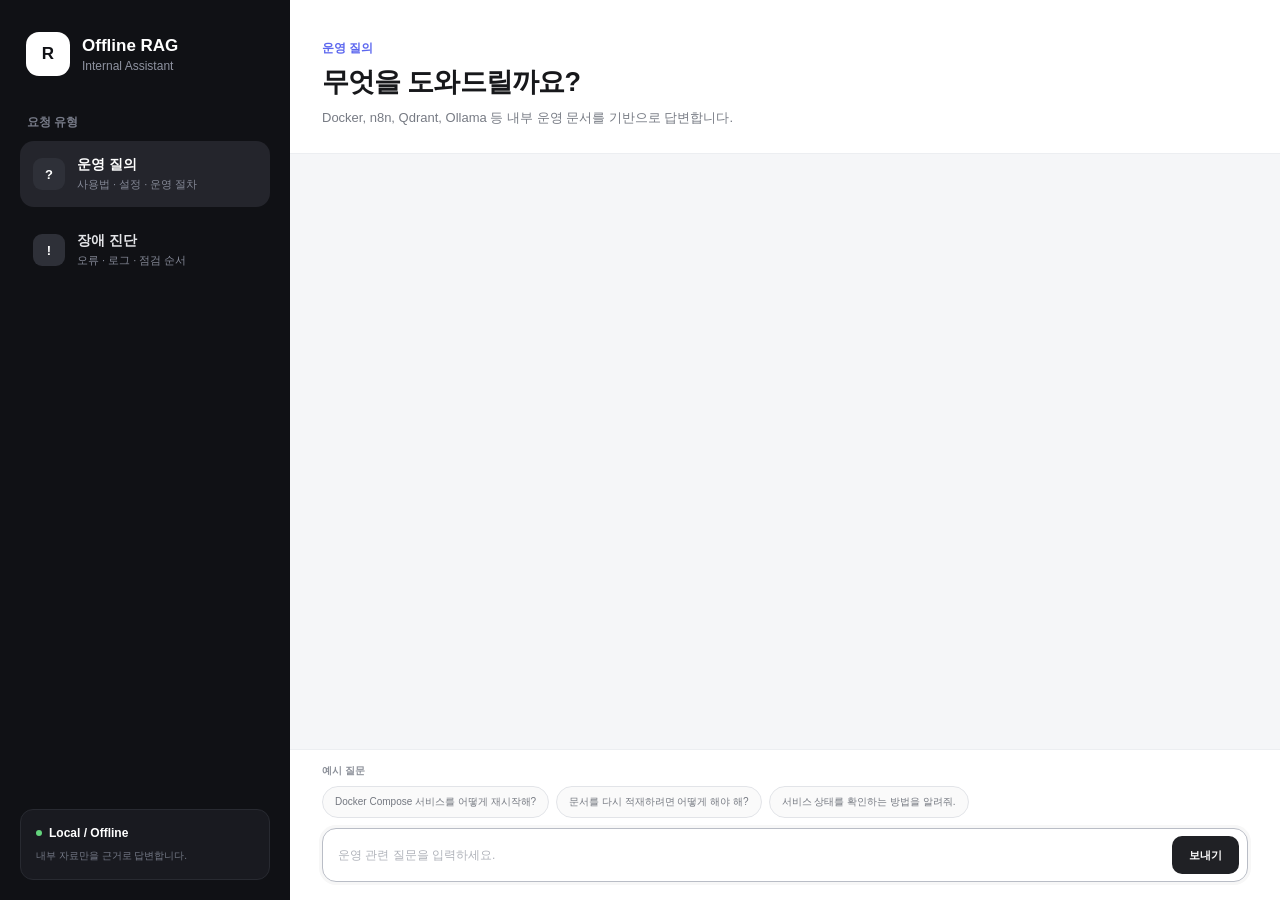
<file: frontend/public/index.html>
<!DOCTYPE html>
<html lang="ko">
<head>
  <meta charset="UTF-8" />

  <meta
    name="viewport"
    content="width=device-width, initial-scale=1.0"
  />

  <title>Offline RAG Assistant</title>

  <link
    rel="stylesheet"
    href="./style.css"
  />
</head>

<body>

  <div class="app-layout">

    <!-- =========================
         Sidebar
    ========================== -->

    <aside class="sidebar">

      <div class="brand">

        <div class="brand-logo">
          R
        </div>

        <div class="brand-text">

          <strong>
            Offline RAG
          </strong>

          <span>
            Internal Assistant
          </span>

        </div>

      </div>


      <div class="sidebar-section-title">
        요청 유형
      </div>


      <nav class="mode-navigation">

        <button
          id="operationModeButton"
          class="mode-button active"
          type="button"
        >

          <span class="mode-icon">
            ?
          </span>

          <span class="mode-info">

            <strong>
              운영 질의
            </strong>

            <small>
              사용법 · 설정 · 운영 절차
            </small>

          </span>

        </button>


        <button
          id="diagnosisModeButton"
          class="mode-button"
          type="button"
        >

          <span class="mode-icon">
            !
          </span>

          <span class="mode-info">

            <strong>
              장애 진단
            </strong>

            <small>
              오류 · 로그 · 점검 순서
            </small>

          </span>

        </button>

      </nav>


      <div class="sidebar-status">

        <div class="sidebar-status-title">

          <span class="status-dot"></span>

          <strong>
            Local / Offline
          </strong>

        </div>

        <p>
          내부 자료만을 근거로 답변합니다.
        </p>

      </div>

    </aside>


    <!-- =========================
         Main
    ========================== -->

    <main class="main-area">

      <!-- Header -->

      <header class="page-header">

        <div class="page-header-inner">

          <div
            id="modeLabel"
            class="mode-label"
          >
            운영 질의
          </div>

          <h1 id="pageTitle">
            무엇을 도와드릴까요?
          </h1>

          <p id="pageDescription">
            Docker, n8n, Qdrant, Ollama 등 내부 운영 문서를 기반으로 답변합니다.
          </p>

        </div>

      </header>


      <!-- Conversation -->

      <section
        id="conversation"
        class="conversation"
      >
      </section>


      <!-- Composer -->

      <section class="composer-section">

        <div class="composer-inner">

          <div class="example-header">
            예시 질문
          </div>


          <div class="example-row">

            <div
              id="exampleQuestions"
              class="example-list"
            >
            </div>


            <button
              id="logToggleButton"
              class="log-toggle-button hidden"
              type="button"
            >

              <span class="log-plus">
                +
              </span>

              오류 로그 추가

            </button>

          </div>


          <div
            id="logInputArea"
            class="log-input-area hidden"
          >

            <div class="log-input-header">

              <label for="logInput">
                오류 로그
              </label>

              <button
                id="logCloseButton"
                class="log-close-button"
                type="button"
              >
                닫기
              </button>

            </div>


            <textarea
              id="logInput"
              placeholder="오류 로그를 입력하세요."
            ></textarea>

          </div>


          <form
            id="chatForm"
            class="chat-form"
          >

            <textarea
              id="questionInput"
              rows="1"
              placeholder="운영 관련 질문을 입력하세요."
            ></textarea>

            <button
              id="sendButton"
              class="send-button"
              type="submit"
            >
              보내기
            </button>

          </form>

        </div>

      </section>

    </main>

  </div>


  <script src="./app.js"></script>

</body>
</html>
</file>
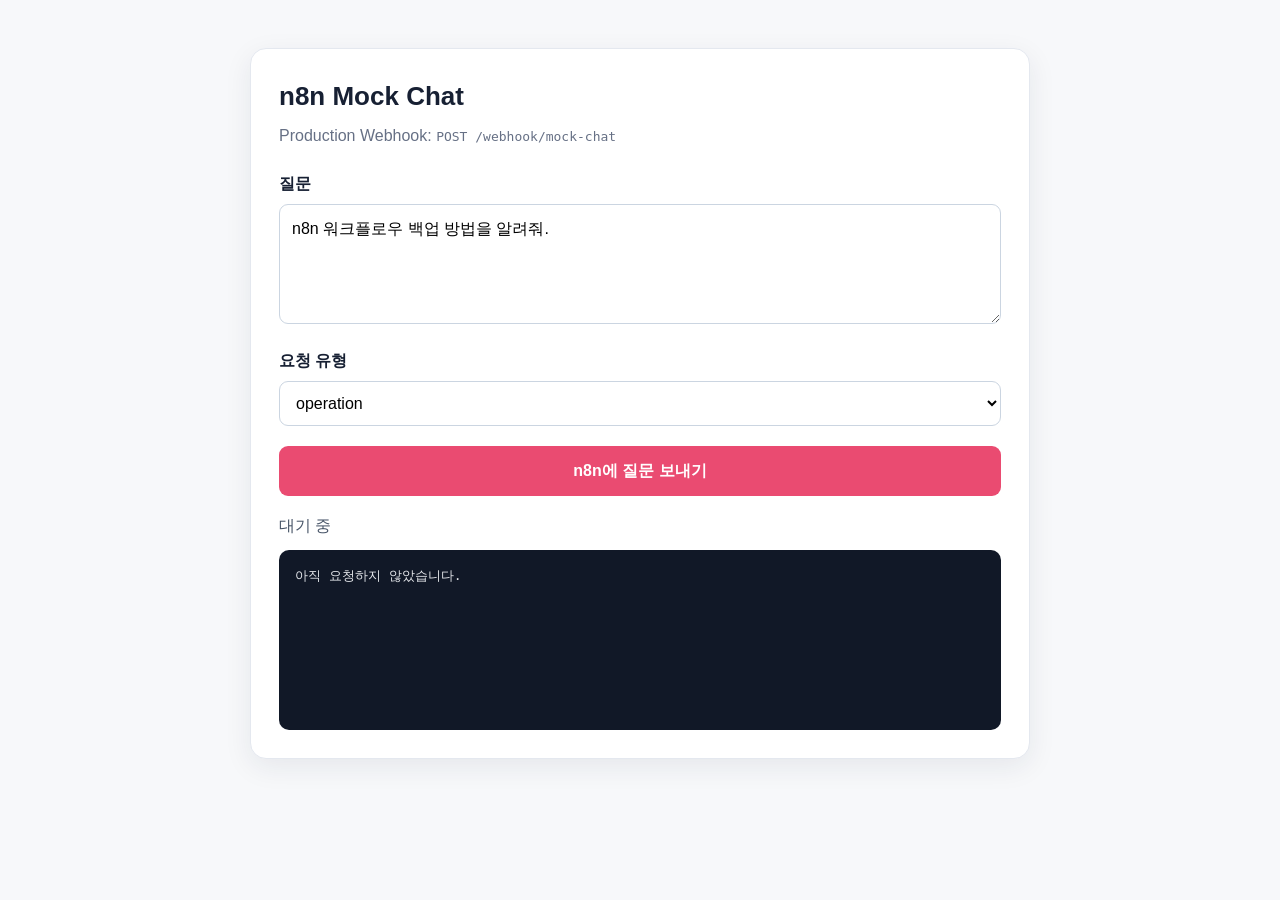
<file: n8n-webhook-browser-test/frontend/public/index.html>
<!doctype html>
<html lang="ko">
<head>
  <meta charset="UTF-8" />
  <meta name="viewport" content="width=device-width, initial-scale=1.0" />
  <title>n8n Mock Chat</title>

  <style>
    * {
      box-sizing: border-box;
    }

    body {
      max-width: 820px;
      margin: 48px auto;
      padding: 0 20px;
      background: #f7f8fa;
      color: #172033;
      font-family: Arial, sans-serif;
      line-height: 1.5;
    }

    .card {
      padding: 28px;
      border: 1px solid #e4e8ef;
      border-radius: 16px;
      background: #ffffff;
      box-shadow: 0 8px 28px rgba(20, 35, 60, 0.08);
    }

    h1 {
      margin: 0 0 8px;
      font-size: 26px;
    }

    .hint {
      margin: 0 0 24px;
      color: #667085;
    }

    label {
      display: block;
      margin: 18px 0 8px;
      font-weight: 700;
    }

    textarea,
    select,
    button {
      width: 100%;
      border-radius: 9px;
      font: inherit;
    }

    textarea,
    select {
      padding: 12px;
      border: 1px solid #cbd5e1;
      background: #ffffff;
    }

    textarea {
      min-height: 120px;
      resize: vertical;
    }

    button {
      margin-top: 20px;
      padding: 13px;
      border: 0;
      background: #ea4b71;
      color: #ffffff;
      font-weight: 700;
      cursor: pointer;
    }

    button:hover {
      background: #d93b60;
    }

    button:disabled {
      opacity: 0.65;
      cursor: wait;
    }

    #status {
      margin: 18px 0 0;
      color: #475467;
    }

    pre {
      min-height: 180px;
      margin: 12px 0 0;
      padding: 16px;
      overflow-x: auto;
      border-radius: 10px;
      background: #111827;
      color: #e5e7eb;
      white-space: pre-wrap;
    }

    .error {
      color: #b42318 !important;
    }

    .success {
      color: #027a48 !important;
    }
  </style>
</head>

<body>
  <main class="card">
    <h1>n8n Mock Chat</h1>
    <p class="hint">
      Production Webhook: <code>POST /webhook/mock-chat</code>
    </p>

    <label for="question">질문</label>
    <textarea id="question">n8n 워크플로우 백업 방법을 알려줘.</textarea>

    <label for="requestType">요청 유형</label>
    <select id="requestType">
      <option value="operation">operation</option>
      <option value="diagnosis">diagnosis</option>
    </select>

    <button id="sendButton" type="button">n8n에 질문 보내기</button>

    <p id="status">대기 중</p>
    <pre id="result">아직 요청하지 않았습니다.</pre>
  </main>

  <script>
    const API_URL = 'http://localhost:5678/webhook/mock-chat';

    const questionElement = document.getElementById('question');
    const requestTypeElement = document.getElementById('requestType');
    const sendButton = document.getElementById('sendButton');
    const statusElement = document.getElementById('status');
    const resultElement = document.getElementById('result');

    function setStatus(message, type = '') {
      statusElement.textContent = message;
      statusElement.className = type;
    }

    sendButton.addEventListener('click', async () => {
      const question = questionElement.value.trim();

      if (!question) {
        setStatus('질문을 입력하세요.', 'error');
        resultElement.textContent = '';
        return;
      }

      sendButton.disabled = true;
      sendButton.textContent = '요청 중...';
      setStatus('n8n Production Webhook에 POST 요청을 보내는 중입니다...');
      resultElement.textContent = '';

      try {
        const response = await fetch(API_URL, {
          method: 'POST',
          headers: {
            'Content-Type': 'application/json'
          },
          body: JSON.stringify({
            question: question,
            requestType: requestTypeElement.value,
            logText: '',
            sessionId: 'browser-demo-session'
          })
        });

        const contentType = response.headers.get('content-type') || '';
        const data = contentType.includes('application/json')
          ? await response.json()
          : await response.text();

        if (!response.ok) {
          throw new Error(
            typeof data === 'string'
              ? `HTTP ${response.status}: ${data}`
              : `HTTP ${response.status}: ${JSON.stringify(data, null, 2)}`
          );
        }

        setStatus(`성공: HTTP ${response.status}`, 'success');
        resultElement.textContent = JSON.stringify(data, null, 2);
      } catch (error) {
        setStatus('요청 실패', 'error');
        resultElement.textContent =
          `${error.message}\n\n` +
          'F12 → Console에서 CORS 관련 오류가 있는지 확인하세요.';
      } finally {
        sendButton.disabled = false;
        sendButton.textContent = 'n8n에 질문 보내기';
      }
    });
  </script>
</body>
</html>
</file>
<file: frontend/public/style.css>
/* =========================
   Reset
========================= */

* {
  box-sizing: border-box;
}

html,
body {
  width: 100%;
  min-height: 100%;
}

html {
  scroll-behavior: smooth;
}

body {
  margin: 0;

  font-family:
    Pretendard,
    -apple-system,
    BlinkMacSystemFont,
    "Segoe UI",
    sans-serif;

  color: #17181b;

  background: #f5f6f8;
}

button,
textarea {
  font: inherit;
}

button {
  cursor: pointer;
}

textarea {
  resize: none;
}


/* =========================
   Layout
========================= */

.app-layout {
  display: flex;

  width: 100%;
  min-height: 100vh;
}


/* =========================
   Sidebar
========================= */

.sidebar {
  position: fixed;

  top: 0;
  bottom: 0;
  left: 0;

  z-index: 20;

  display: flex;
  flex-direction: column;

  width: 290px;

  padding: 32px 20px 20px;

  background: #101115;

  color: #ffffff;
}

.brand {
  display: flex;
  align-items: center;

  gap: 12px;

  padding: 0 6px;
}

.brand-logo {
  display: flex;
  align-items: center;
  justify-content: center;

  width: 44px;
  height: 44px;

  flex: 0 0 auto;

  border-radius: 13px;

  background: #ffffff;

  color: #111216;

  font-size: 17px;
  font-weight: 800;
}

.brand-text {
  display: flex;
  flex-direction: column;

  gap: 3px;
}

.brand-text strong {
  font-size: 17px;
  font-weight: 700;
}

.brand-text span {
  color: #8f93a1;

  font-size: 12px;
}

.sidebar-section-title {
  margin-top: 38px;

  padding:
    0 7px 10px;

  color: #777b88;

  font-size: 12px;
  font-weight: 700;
}

.mode-navigation {
  display: flex;
  flex-direction: column;

  gap: 10px;
}

.mode-button {
  display: flex;
  align-items: center;

  width: 100%;

  gap: 12px;

  padding: 15px 13px;

  border: 0;
  border-radius: 14px;

  background: transparent;

  color: #e4e5e8;

  text-align: left;

  transition:
    background 0.15s ease,
    color 0.15s ease;
}

.mode-button:hover {
  background: #181a20;
}

.mode-button.active {
  background: #24252c;

  color: #ffffff;
}

.mode-icon {
  display: flex;
  align-items: center;
  justify-content: center;

  width: 32px;
  height: 32px;

  flex: 0 0 auto;

  border-radius: 9px;

  background: #2e3038;

  color: #ffffff;

  font-size: 13px;
  font-weight: 800;
}

.mode-info {
  display: flex;
  flex-direction: column;

  min-width: 0;

  gap: 3px;
}

.mode-info strong {
  font-size: 14px;
  font-weight: 700;
}

.mode-info small {
  overflow: hidden;

  color: #858997;

  font-size: 11px;

  text-overflow: ellipsis;
  white-space: nowrap;
}

.sidebar-status {
  margin-top: auto;

  padding: 16px 15px;

  border: 1px solid #282a31;
  border-radius: 13px;

  background: #191a20;
}

.sidebar-status-title {
  display: flex;
  align-items: center;

  gap: 7px;

  font-size: 12px;
}

.status-dot {
  width: 6px;
  height: 6px;

  border-radius: 50%;

  background: #63d47c;
}

.sidebar-status p {
  margin: 8px 0 0;

  color: #747986;

  font-size: 10px;
  line-height: 1.5;
}


/* =========================
   Main
========================= */

.main-area {
  display: flex;
  flex-direction: column;

  width: calc(100% - 290px);

  min-height: 100vh;

  margin-left: 290px;
}


/* =========================
   Header
========================= */

.page-header {
  flex: 0 0 auto;

  border-bottom: 1px solid #eceef1;

  background: #ffffff;
}

.page-header-inner {
  width:
    min(1090px,
      calc(100% - 64px));

  margin: 0 auto;

  padding:
    40px 0 26px;
}

.mode-label {
  margin-bottom: 9px;

  color: #5c67ef;

  font-size: 12px;
  font-weight: 700;
}

.page-header h1 {
  margin: 0;

  font-size: 27px;
  line-height: 1.25;

  letter-spacing: -0.03em;
}

.page-header p {
  margin: 9px 0 0;

  color: #777b84;

  font-size: 13px;
}


/* =========================
   Conversation
========================= */

.conversation {
  flex: 1;

  width:
    min(1090px,
      calc(100% - 64px));

  margin: 0 auto;

  padding:
    28px 0 36px;
}

.message {
  display: flex;
  width: 100%;
  margin-bottom: 18px;
}

.message.user {
  justify-content: flex-end;
}

.message.assistant {
  justify-content: flex-start;
}


/* =========================
   User message group
========================= */

/* =========================
   User message group
========================= */

.user-message-group {
  display: flex;
  flex-direction: column;
  align-items: flex-end;

  width: fit-content;
  max-width: 520px;

  gap: 7px;
}


/* =========================
   User question bubble
========================= */

.user-bubble {
  display: block;
  width: fit-content;
  max-width: 520px;

  padding: 10px 14px;
  margin: 0;

  border-radius: 14px 14px 4px 14px;
  background: #202125;
  color: #ffffff;

  font-size: 12px;
  font-weight: 500;
  line-height: 1.5;

  white-space: pre-wrap;
  word-break: keep-all;
  overflow-wrap: break-word;

  box-shadow: 0 5px 14px rgba(20, 24, 32, 0.08);
}


/* =========================
   User log card
========================= */

.user-log-card {
  width: 250px;
  max-width: 250px;

  overflow: hidden;

  border: 1px solid #e0e3e7;
  border-radius: 9px;

  background: #ffffff;

  box-shadow:
    0 4px 13px rgba(20,
      24,
      32,
      0.025);
}

.user-log-header {
  display: flex;
  align-items: center;

  min-height: 27px;

  padding:
    6px 10px;

  border-bottom:
    1px solid #eceef1;

  background: #f8f9fa;
}

.user-log-label {
  color: #737780;

  font-size: 9px;
  font-weight: 700;
}

.user-log-text {
  margin: 0;

  padding:
    8px 10px;

  overflow-x: auto;

  background: #ffffff;

  color: #3e4147;

  font-family:
    Consolas,
    "Courier New",
    monospace;

  font-size: 9px;
  line-height: 1.5;

  white-space: pre-wrap;

  word-break: break-all;
}


/* =========================
   Loading
========================= */

.loading-card {
  display: flex;
  align-items: center;

  width: fit-content;
  min-width: 220px;

  gap: 12px;

  padding:
    14px 16px;

  border:
    1px solid #e6e8eb;

  border-radius: 13px;

  background: #ffffff;

  box-shadow:
    0 8px 24px rgba(20,
      24,
      32,
      0.035);
}

.loading-spinner {
  width: 17px;
  height: 17px;

  flex: 0 0 auto;

  border:
    2px solid #e1e3e7;

  border-top-color:
    #25262b;

  border-radius: 50%;

  animation:
    spin 0.8s linear infinite;
}

.loading-text strong {
  display: block;

  margin-bottom: 3px;

  font-size: 12px;
}

.loading-text span {
  color: #9a9da5;

  font-size: 10px;
}

@keyframes spin {
  to {
    transform: rotate(360deg);
  }
}


/* =========================
   Answer card
========================= */

.answer-card {
  width: fit-content;
  max-width: 100%;
  min-width: 0;
  overflow: hidden;

  border:
    1px solid #e5e7ea;

  border-radius: 15px;

  background: #ffffff;

  box-shadow:
    0 10px 28px rgba(20,
      24,
      32,
      0.03);
}

.answer-main {
  padding:
    22px 24px 24px;
}

.answer-body {
  color: #202126;

  font-size: 13px;
  line-height: 1.75;
}

.answer-body p {
  margin:
    0 0 11px;
}

.answer-body p:last-child {
  margin-bottom: 0;
}

.answer-body ol,
.answer-body ul {
  margin:
    10px 0 0;

  padding-left: 24px;
}

.answer-body li {
  margin-bottom: 8px;
}

.answer-body li:last-child {
  margin-bottom: 0;
}

.answer-body code {
  padding:
    2px 6px;

  border:
    1px solid #e8eaed;

  border-radius: 5px;

  background: #f6f7f8;

  color: #34363b;

  font-family:
    Consolas,
    "Courier New",
    monospace;

  font-size: 11px;
}


/* =========================
   Diagnosis
========================= */

.diagnosis-section {
  margin-bottom: 22px;
}

.diagnosis-section:last-child {
  margin-bottom: 0;
}

.diagnosis-section h3 {
  margin:
    0 0 9px;

  font-size: 13px;
}

.diagnosis-section p {
  margin: 0;

  color: #44474f;

  font-size: 12px;
  line-height: 1.7;
}

.diagnosis-section ul,
.diagnosis-section ol {
  margin:
    7px 0 0;

  padding-left: 21px;

  color: #44474f;

  font-size: 12px;
  line-height: 1.7;
}

.diagnosis-section li {
  margin-bottom: 7px;
}

.diagnosis-section code {
  padding:
    2px 5px;

  border:
    1px solid #e5e7ea;

  border-radius: 5px;

  background: #f6f7f8;

  color: #35373c;

  font-family:
    Consolas,
    "Courier New",
    monospace;

  font-size: 10px;
}


/* =========================
   Sources
========================= */

.answer-footer {
  padding:
    14px 20px 17px;

  border-top:
    1px solid #eceef1;

  background: #fcfcfd;
}

.answer-footer-header {
  display: flex;
  align-items: center;
  justify-content: space-between;

  gap: 12px;

  margin-bottom: 10px;
}

.source-title {
  color: #6f737c;

  font-size: 11px;
  font-weight: 700;
}

.response-time {
  color: #a1a4ab;

  font-size: 10px;
}

.source-list {
  display: flex;
  flex-direction: column;

  gap: 7px;
}

.source-item {
  padding:
    10px 12px;

  border:
    1px solid #e7e9ec;

  border-radius: 9px;

  background: #ffffff;
}

.source-item strong {
  display: block;

  margin-bottom: 4px;

  color: #2b2c31;

  font-size: 11px;
}

.source-item span {
  display: block;

  overflow: hidden;

  color: #9699a2;

  font-size: 9px;
  line-height: 1.5;

  text-overflow: ellipsis;

  white-space: nowrap;
}


/* =========================
   Error
========================= */

.error-message {
  justify-content: flex-start;
}

.error-message .message-content {
  width: auto !important;

  max-width:
    420px !important;
}

.error-card {
  display: inline-block;

  width: auto;
  max-width: 420px;

  padding:
    12px 14px;

  border:
    1px solid #f0d7d7;

  border-radius: 12px;

  background: #fff8f8;

  color: #8a3333;

  font-size: 12px;
  line-height: 1.5;

  box-shadow:
    0 6px 18px rgba(50,
      20,
      20,
      0.03);
}

.error-card strong {
  display: block;

  margin-bottom: 4px;

  font-size: 12px;
}


/* =========================
   Composer
========================= */

.composer-section {
  position: sticky;

  bottom: 0;

  z-index: 10;

  flex: 0 0 auto;

  border-top:
    1px solid #eceef1;

  background:
    rgba(255,
      255,
      255,
      0.97);

  backdrop-filter:
    blur(10px);
}

.composer-inner {
  width:
    min(1090px,
      calc(100% - 64px));

  margin: 0 auto;

  padding:
    14px 0 18px;
}

.example-header {
  margin-bottom: 8px;

  color: #8c9099;

  font-size: 10px;
  font-weight: 700;
}


/* =========================
   Example row
========================= */

.example-row {
  display: flex;
  align-items: center;

  width: 100%;

  gap: 10px;

  margin-bottom: 10px;
}

.example-list {
  display: flex;
  align-items: center;

  min-width: 0;

  flex: 1;

  gap: 7px;

  overflow: hidden;
}

.example-button {
  flex: 0 0 auto;

  max-width: 330px;

  padding:
    8px 12px;

  overflow: hidden;

  border:
    1px solid #e2e4e8;

  border-radius: 18px;

  background: #fafafa;

  color: #747880;

  font-size: 10px;

  text-overflow: ellipsis;

  white-space: nowrap;

  transition:
    background 0.15s ease,
    border-color 0.15s ease,
    color 0.15s ease;
}

.example-button:hover {
  border-color: #cfd2d8;

  background: #ffffff;

  color: #36383e;
}


/* =========================
   Log toggle
========================= */

.log-toggle-button {
  display: inline-flex;
  align-items: center;
  justify-content: center;

  flex: 0 0 auto;

  gap: 5px;

  padding:
    8px 11px;

  border:
    1px solid #dfe2e7;

  border-radius: 9px;

  background: #ffffff;

  color: #686c74;

  font-size: 10px;
  font-weight: 600;

  transition:
    background 0.15s ease,
    border-color 0.15s ease,
    color 0.15s ease;
}

.log-toggle-button:hover {
  border-color: #c7cad1;

  background: #f7f8f9;

  color: #25272c;
}

.log-plus {
  font-size: 13px;
  line-height: 1;
}


/* =========================
   Log input area
========================= */

.log-input-area {
  margin-bottom: 10px;

  padding: 12px;

  border:
    1px solid #e2e4e8;

  border-radius: 12px;

  background: #f8f9fa;
}

.log-input-header {
  display: flex;
  align-items: center;
  justify-content: space-between;

  margin-bottom: 8px;
}

.log-input-header label {
  color: #62666e;

  font-size: 10px;
  font-weight: 700;
}

.log-close-button {
  padding:
    2px 4px;

  border: 0;

  background: transparent;

  color: #a0a3aa;

  font-size: 9px;
}

.log-close-button:hover {
  color: #55585f;
}

.log-input-area textarea {
  width: 100%;

  min-height: 90px;

  padding:
    11px 12px;

  border:
    1px solid #dedfe3;

  border-radius: 8px;

  outline: none;

  background: #ffffff;

  color: #24262b;

  font-family:
    Consolas,
    "Courier New",
    monospace;

  font-size: 10px;
  line-height: 1.55;
}

.log-input-area textarea:focus {
  border-color: #9ca1ab;
}


/* =========================
   Question input
========================= */

.chat-form {
  display: flex;
  align-items: flex-end;

  width: 100%;

  gap: 9px;

  padding:
    7px 8px 7px 15px;

  border:
    1px solid #d9dce1;

  border-radius: 14px;

  background: #ffffff;

  transition:
    border-color 0.15s ease,
    box-shadow 0.15s ease;
}

.chat-form:focus-within {
  border-color: #b9bdc6;

  box-shadow:
    0 0 0 3px rgba(40,
      43,
      50,
      0.035);
}

.chat-form textarea {
  width: 100%;

  min-height: 38px;
  max-height: 120px;

  padding:
    10px 0 7px;

  border: 0;

  outline: none;

  background: transparent;

  color: #202126;

  font-size: 12px;
  line-height: 1.5;
}

.chat-form textarea::placeholder {
  color: #b0b3ba;
}

.send-button {
  flex: 0 0 auto;

  min-width: 67px;
  height: 38px;

  padding:
    0 15px;

  border: 0;

  border-radius: 10px;

  background: #202125;

  color: #ffffff;

  font-size: 11px;
  font-weight: 700;
}

.send-button:hover:not( :disabled) {
  background: #101114;
}

.send-button:disabled {
  cursor: default;

  background: #a8a9ad;
}


/* =========================
   Common
========================= */

.hidden {
  display: none !important;
}

/* =========================
   Compact answer card
========================= */

.answer-card.compact-answer {
  width: fit-content;
  min-width: 0;
  max-width: 520px;
}

.answer-card.compact-answer .answer-main {
  padding: 12px 16px;
}

.answer-card.compact-answer .answer-body {
  white-space: normal;
  overflow-wrap: anywhere;
}

@media (max-width: 680px) {
  .answer-card.compact-answer {
    width: 100%;
    min-width: 0;
    max-width: 100%;
  }

  .answer-card.compact-answer .answer-body {
    white-space: normal;
  }
}


/* =========================
   Responsive
========================= */

@media (max-width: 900px) {

  .sidebar {
    width: 230px;
  }

  .main-area {
    width:
      calc(100% - 230px);

    margin-left: 230px;
  }

  .page-header-inner,
  .conversation,
  .composer-inner {
    width:
      calc(100% - 36px);
  }

  .example-row {
    align-items: flex-start;

    flex-wrap: wrap;
  }

  .example-list {
    width: 100%;

    flex-wrap: wrap;

    overflow: visible;
  }

  .log-toggle-button {
    margin-left: auto;
  }

  .user-message-group {
    max-width: min(380px, 78%) !important;
  }
}


@media (max-width: 680px) {

  .sidebar {
    position: static;

    width: 100%;
    min-height: auto;

    padding: 18px;
  }

  .sidebar-status {
    display: none;
  }

  .app-layout {
    display: block;
  }

  .main-area {
    width: 100%;

    margin-left: 0;
  }

  .mode-navigation {
    flex-direction: row;
  }

  .mode-button {
    flex: 1;
  }

  .page-header-inner,
  .conversation,
  .composer-inner {
    width:
      calc(100% - 28px);
  }

  .user-message-group {
    width: fit-content !important;
    max-width: 88% !important;
  }

  .user-bubble {
    max-width: 100% !important;

    padding:
      8px 12px !important;

    font-size: 11px;
  }

  .user-log-card {
    width: 100%;
    max-width: 280px;
  }

  .example-row {
    display: block;
  }

  .example-list {
    margin-bottom: 8px;
  }

  .log-toggle-button {
    width: 100%;
  }

  .answer-main {
    padding: 16px 18px;
  }
}
</file>
